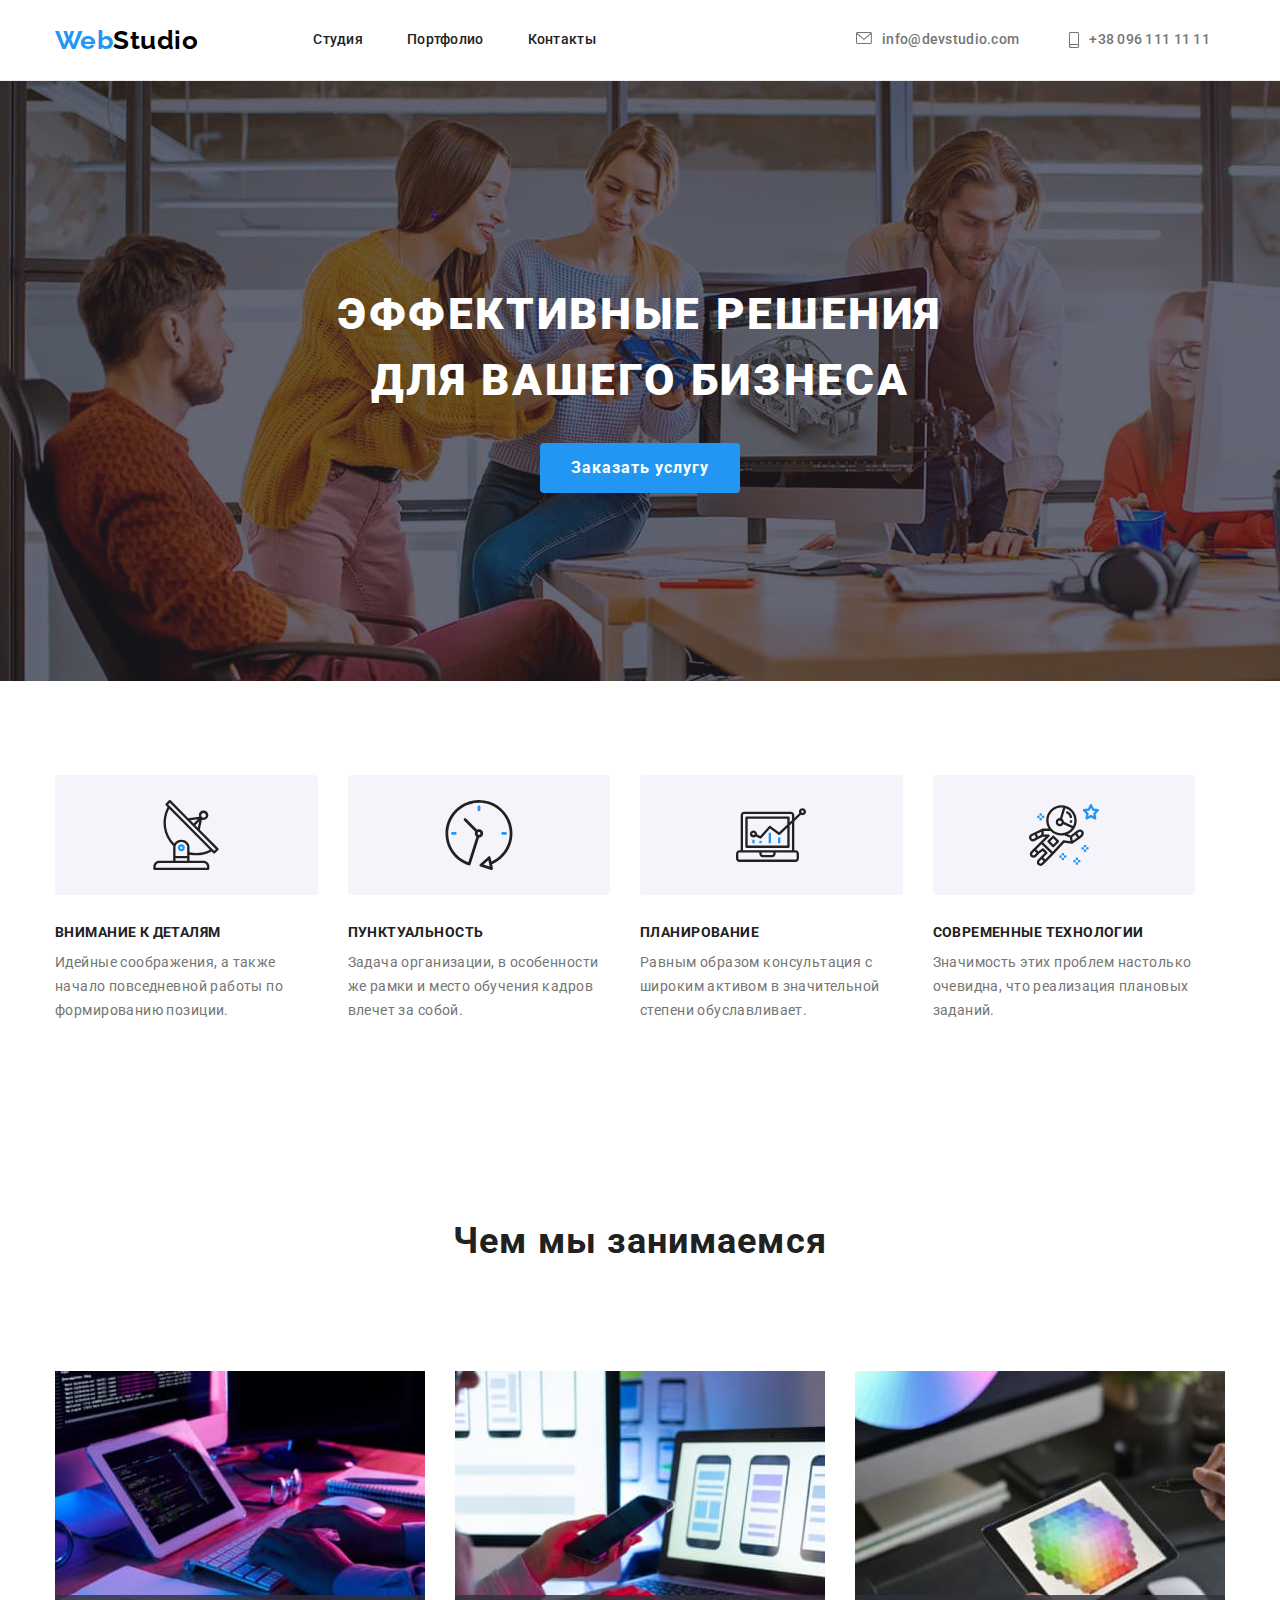
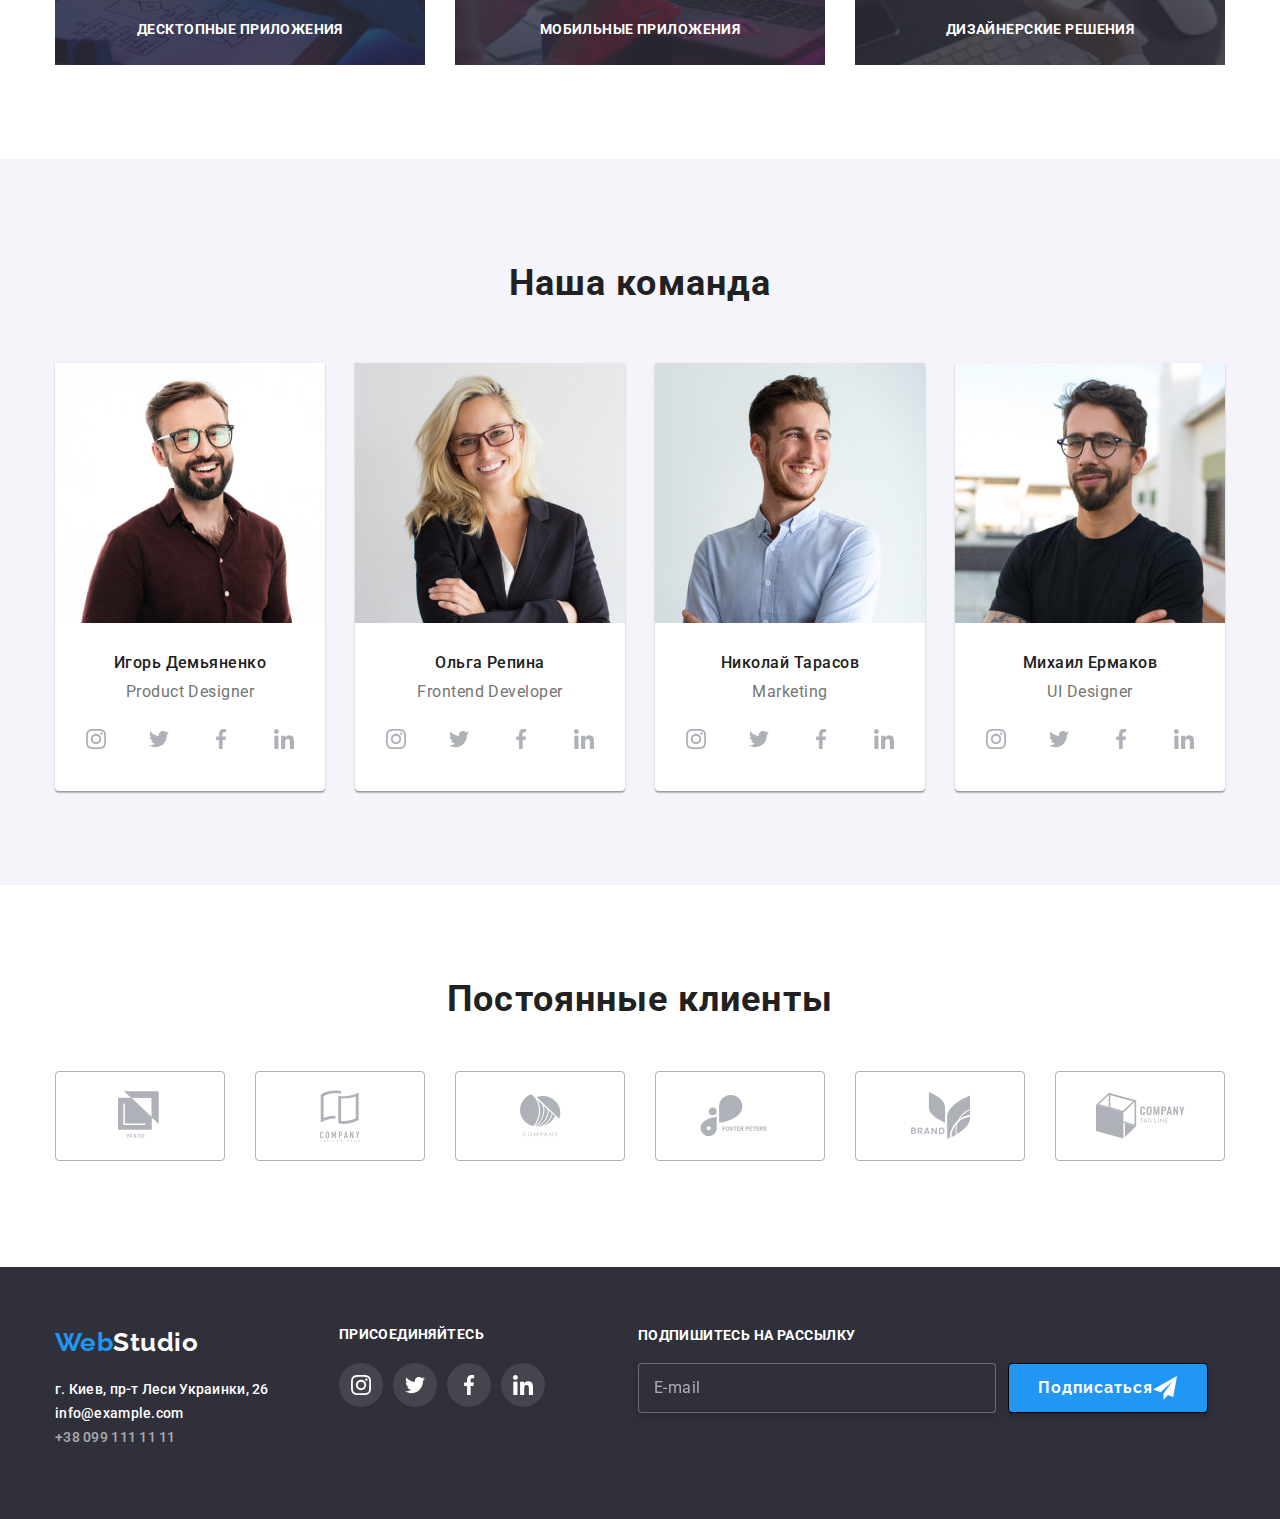
<file: index.html>
<!DOCTYPE html>
<html lang="ru">
<head>
    <meta charset="UTF-8">
    <meta name="viewport" content="width=device-width, initial-scale=1.0">
    <title>Document</title>
    <link  rel = " stylesheet " href = " https://cdnjs.cloudflare.com/ajax/libs/modern-normalize/1.0.0/modern-normalize.css">
    <link href="https://fonts.googleapis.com/css2?family=Raleway&family=Roboto:wght@400;500;700;900&display=swap" rel="stylesheet">
    <link rel="stylesheet" href="./css/main.min.css">

</head>
<body>
    <!-- HEADER -->
    <header class="header">
        <div class="container container-header">
            <nav class="navigation">
                <a class="logo" href="./index.html"><span class="accent">Web</span>Studio</a>
                <ul class="site-nav">
                  <li class="header-site-nav"><a class="header-site-link" href="./index.html">Студия</a></li>
                  <li class="header-site-nav"><a class="header-site-link" href="./portfolio.html">Портфолио</a></li>
                  <li class="header-site-nav"><a class="header-site-link" href="">Контакты</a></li>
                </ul>
            </nav> 
            <div class="container container-address">
                <a class="email" href="mailto:info@devstudio.com">
                    <svg class="envelope-smartphone-svg" width="16px" height="12px">
                        <use href="./img/sprite.svg#icon-envelope">
                        </use>
                    </svg>info@devstudio.com
                </a>
                <address><a class="address" href="тел:+380961111111">
                            <svg class="envelope-smartphone-svg" width="10px" height="16px">
                            <use href="./img/sprite.svg#icon-smartphone"></use>
                            </svg>+38 096 111 11 11 
                        </a>
                </address>
            </div>       
                
        </div>
            
    </header>
    <main>
        <!-- HERO -->
        <section class="hero">
            <div class="container container-hero" >
                <h1 class="title">Эффективные решения <br> для вашего бизнеса</h1>
                <button class="title-button" type="button" data-modal-open>Заказать услугу</button>
            </div>
            
        </section>
        <!-- SERVICES -->
        <section>
            <div class="container container-services"> 
                <ul class="list-services">
                    <li class="services">
                        <h3 class="services-list">Внимание к деталям</h3>
                         <p class="services-list-item">Идейные соображения, а также начало повседневной работы по формированию позиции.</p>
                    </li>
                    <li class="services">
                        <h3 class="services-list">Пунктуальность</h3>
                         <p class="services-list-item">Задача организации, в особенности же рамки и место обучения кадров влечет за собой.</p>
                    </li>
                    <li class="services">
                        <h3 class="services-list">Планирование</h3>
                        <p class="services-list-item">Равным образом консультация с широким активом в значительной степени обуславливает.</p>
                    </li>
                    <li class="services">
                        <h3 class="services-list">Современные технологии</h3>
                        <p class="services-list-item">Значимость этих проблем настолько очевидна, что реализация плановых заданий.</p>
                    </li>
                </ul>
            </div>
            
        </section>
        <section>
            <div class="container container-content">
                <h2 class="content" >Чем мы занимаемся</h2>
                    <ul class="list list-work">
                        <li class="work-list"><img src="./img/box1.jpg" alt="десктопные приложения" width="370" height="294"/>
                          <p class="work-list-item">Десктопные приложения</p>
                        </li>
                        <li class="work-list"><img src="./img/box2.jpg" alt="мобильные приложения" width="370" height="294"/>
                          <p class="work-list-item">Мобильные приложения</p>
                        </li>
                        <li class="work-list"><img src="./img/box3.jpg" alt="дизайнерские решения" width="370" height="294"/>
                          <p class="work-list-item">Дизайнерские решения</p>
                        </li>
                    </ul>
            </div>
            
        </section>
        <!-- ABOUT US -->
        <section class="workers">
            <div class="container container-workers">
                <h2 class="content">Наша команда</h2>
                <ul class="list">
                    <li class="list-workers">
                        <img src="./img/img.workers/img.jpg" alt="Игорь Демьяненко" width="270" height="260">
                        <h3 class="name-workers">Игорь Демьяненко</h3>
                        <p class="worker" lang="en">Product Designer</p>
                        <ul class="social-list">
                            <li><a class="social-list-link" href="#"><svg class="social-svg" width="20px" height="20px">
                              <use href="./img/sprite.svg#icon-instagram"></use>
                            </svg></a></li>
                            <li><a class="social-list-link" href="#"><svg class="social-svg" width="20px" height="20px">
                              <use href="./img/sprite.svg#icon-twitter"></use>
                            </svg></a></li>
                            <li><a class="social-list-link" href="#"><svg class="social-svg" width="20px" height="20px">
                              <use href="./img/sprite.svg#icon-facebook"></use>
                            </svg></a></li>
                            <li><a class="social-list-link" href="#"><svg class="social-svg" width="20px" height="20px">
                              <use href="./img/sprite.svg#icon-linkedin"></use>
                            </svg></a></li>
                          </ul>
                    </li>

                    <li class="list-workers">
                        <img src="./img/img.workers/img(1).jpg" alt="Ольга Репина" width="270" height="260">
                        <h3 class="name-workers">Ольга Репина</h3>
                        <p class="worker" lang="en">Frontend Developer</p>
                        <ul class="social-list">
                            <li><a class="social-list-link" href="#"><svg class="social-svg" width="20px" height="20px">
                              <use href="./img/sprite.svg#icon-instagram"></use>
                            </svg></a></li>
                            <li><a class="social-list-link" href="#"><svg class="social-svg" width="20px" height="20px">
                              <use href="./img/sprite.svg#icon-twitter"></use>
                            </svg></a></li>
                            <li><a class="social-list-link" href="#"><svg class="social-svg" width="20px" height="20px">
                              <use href="./img/sprite.svg#icon-facebook"></use>
                            </svg></a></li>
                            <li><a class="social-list-link" href="#"><svg class="social-svg" width="20px" height="20px">
                              <use href="./img/sprite.svg#icon-linkedin"></use>
                            </svg></a></li>
                          </ul>
                    </li>
                    <li class="list-workers">
                        <img src="./img/img.workers/img(2).jpg" alt="Николай Тарасов" width="270" height="260">
                        <h3 class="name-workers">Николай Тарасов</h3>
                        <p class="worker" lang="en">Marketing</p>
                        <ul class="social-list">
                            <li><a class="social-list-link" href="#"><svg class="social-svg" width="20px" height="20px">
                              <use href="./img/sprite.svg#icon-instagram"></use>
                            </svg></a></li>
                            <li><a class="social-list-link" href="#"><svg class="social-svg" width="20px" height="20px">
                              <use href="./img/sprite.svg#icon-twitter"></use>
                            </svg></a></li>
                            <li><a class="social-list-link" href="#"><svg class="social-svg" width="20px" height="20px">
                              <use href="./img/sprite.svg#icon-facebook"></use>
                            </svg></a></li>
                            <li><a class="social-list-link" href="#"><svg class="social-svg" width="20px" height="20px">
                              <use href="./img/sprite.svg#icon-linkedin"></use>
                            </svg></a></li>
                          </ul>
                    </li>
                    <li class="list-workers">
                        <img src="./img/img.workers/img(3).jpg" alt="Михаил Ермаков" width="270" height="260">
                        <h3 class="name-workers">Михаил Ермаков</h3>
                        <p class="worker" lang="en">UI Designer</p>
                        <ul class="social-list">
                            <li><a class="social-list-link" href="#"><svg class="social-svg" width="20px" height="20px">
                              <use href="./img/sprite.svg#icon-instagram"></use>
                            </svg></a></li>
                            <li><a class="social-list-link" href="#"><svg class="social-svg" width="20px" height="20px">
                              <use href="./img/sprite.svg#icon-twitter"></use>
                            </svg></a></li>
                            <li><a class="social-list-link" href="#"><svg class="social-svg" width="20px" height="20px">
                              <use href="./img/sprite.svg#icon-facebook"></use>
                            </svg></a></li>
                            <li><a class="social-list-link" href="#"><svg class="social-svg" width="20px" height="20px">
                              <use href="./img/sprite.svg#icon-linkedin"></use>
                            </svg></a></li>
                          </ul>
                    </li>
                </ul>
            </div>
            
        </section>
        <!--CLIENTS-->
    <section class="clients-section">

        <div class="container">
         <h2 class="clients-title">Постоянные клиенты</h2>
         <ul class="clients-list">
           <li class="clients-item"><a class="clients-link" href="#">
             <svg class="clients-icon"  width="45px" height="50px" >
              <use href="./img/sprite.svg#icon-logo1"></use>
             </svg>
           </a>
          </li>
          <li class="clients-item"><a class="clients-link" href="#">
            <svg class="clients-icon" width="40px" height="52px" >
             <use href="./img/sprite.svg#icon-logo2"></use>
            </svg>
          </a>
         </li>
         <li class="clients-item"><a class="clients-link" href="#">
          <svg class="clients-icon" width="41px" height="43px" >
             <use href="./img/sprite.svg#icon-logo3"></use>
          </svg>
        </a>
       </li>
       <li class="clients-item"><a class="clients-link" href="#">
        <svg class="clients-icon" width="80px" height="42px" >
        <use href="./img/sprite.svg#icon-logo4"></use>
        </svg>
      </a>
     </li>
     <li class="clients-item"><a class="clients-link" href="#">
      <svg class="clients-icon" width="59px" height="47px" >
        <use href="./img/sprite.svg#icon-logo5"></use>
      </svg>
    </a>
   </li>
   <li class="clients-item"><a class="clients-link" href="#">
    <svg class="clients-icon" width="89px" height="46px" >
        <use href="./img/sprite.svg#icon-logo6"></use>
    </svg>
  </a>
  </li>
         </ul>
        </div>
      </section>
    </main>
    <footer class="footer">
         <div class="container container-footer">
           <div class="left-footer">
             <a class="logo" href="./index.html"><span class="accent">Web</span>Studio</a>
             <address>
               <ul class="footer-site">
                   <li class="site-navigation">
                       <a  class="address" href="https://goo.gl/maps/" target="_blank">г. Киев, пр-т Леси Украинки, 26</a>
                   </li>
                   <li class="site-navigation">
                     <a class="email" href="mailto:info@example.com">info@example.com</a>
                   </li>
                   <li class="site-navigation">
                     <a class="telefon" href="tel:+380991111111">+38 099 111 11 11</a>
                   </li>
                 </ul>
               </address>  
            </div>
         
            <div class="right-footer">
              <h2>присоединяйтесь</h2>
             <ul class="social-list-footer">
               <li class="li-link"><a class="social-list-link-footer" href="#"><svg class="social-svg" width="20px" height="20px">
                 <use href="./img/sprite.svg#icon-instagram"></use>
                 </svg></a></li>
               <li class="li-link"><a class="social-list-link-footer" href="#"><svg class="social-svg" width="20px" height="20px">
                 <use href="./img/sprite.svg#icon-twitter"></use>
                 </svg></a></li>
               <li class="li-link"><a class="social-list-link-footer" href="#"><svg class="social-svg" width="20px" height="20px">
                 <use href="./img/sprite.svg#icon-facebook"></use>
                 </svg></a></li>
               <li class="li-link"><a class="social-list-link-footer" href="#"><svg class="social-svg" width="20px" height="20px">
                 <use href="./img/sprite.svg#icon-linkedin"></use>
                 </svg></a></li>
               </ul>
            </div>
            <div class="modal-mailing">
              <h2 class="footer-title">ПОДПИШИТЕСЬ НА РАССЫЛКУ</h2>
              <div class="footer-mail">
                <input type="email" name="user-E-mail" class="footer-contact-mail" placeholder="E-mail">
                <button type="submit" class="mail-btn">Подписаться<svg class="icon-send" >
                  <use href="./img/sprite.svg#icon-icon-send"></use>
                </svg></button>
              </div>
            </div>
          </div>     
    </footer>
    <div class="backdrop is-hidden" data-modal>
      <div class="wrapper">
        <div class="modal animate__bounceInLeft">
          <button type="button" class="btn" data-modal-close>
            <svg class="btn-x" width="18px" height="18px">
              <use href="./img/sprite.svg#icon-close"></use>
            </svg>
          </button>
          <form action="#" class="modal-form">
            <h2 class="form-title">Оставьте свои данные, мы вам перезвоним</h2>
            <label class="modal-form-field">
              Имя
              <span class="modal-form-wrapper">
                <input type="text" name="user-name" class="modal-form-input">
              <svg class="modal-form-svg" width="18px" height="18px">
                <use href="./img/sprite.svg#icon-person-black"></use>
              </svg>
            </span>
              
  
            </label>
            
            <label class="modal-form-field">
              Телефон
              <span class="modal-form-wrapper">
                <input type="tel" name="user-phone" class="modal-form-input">
                <svg class="modal-form-svg" width="18px" height="18px">
                  <use href="./img/sprite.svg#icon-phone-black"></use>
                </svg>
              </span>
              
            
            </label>
            
            <label class="modal-form-field">
              Почта
              <span class="modal-form-wrapper">
                <input type="email" name="user-email" class="modal-form-input">
                <svg class="modal-form-svg" width="18px" height="18px">
                  <use href="./img/sprite.svg#icon-email-black"></use>
                </svg>
              </span>
              
            </label>
  
            <label class="modal-form-field">
              Комментарий
              
              <textarea name="user-message" class="modal-form-message" placeholder="Введите текст "></textarea>
             
            </label>
           
            <input type="checkbox" name="user-policy" value="accept-policy" id="check-policy" class="modal-form-policy is-hidden">
            <label for="check-policy" class="modal-form-policy-label">Соглашаюсь с рассылкой и принимаю <a href="#" class="police">Условия договора</a> </label>
        
  
            <button type="submit" class="modal-form-btn">Отправить</button>
  
          </form> 
        </div>
      </div>
    </div>
    <script src="./js/modal.js"></script> 
</body>
</html>
</file>
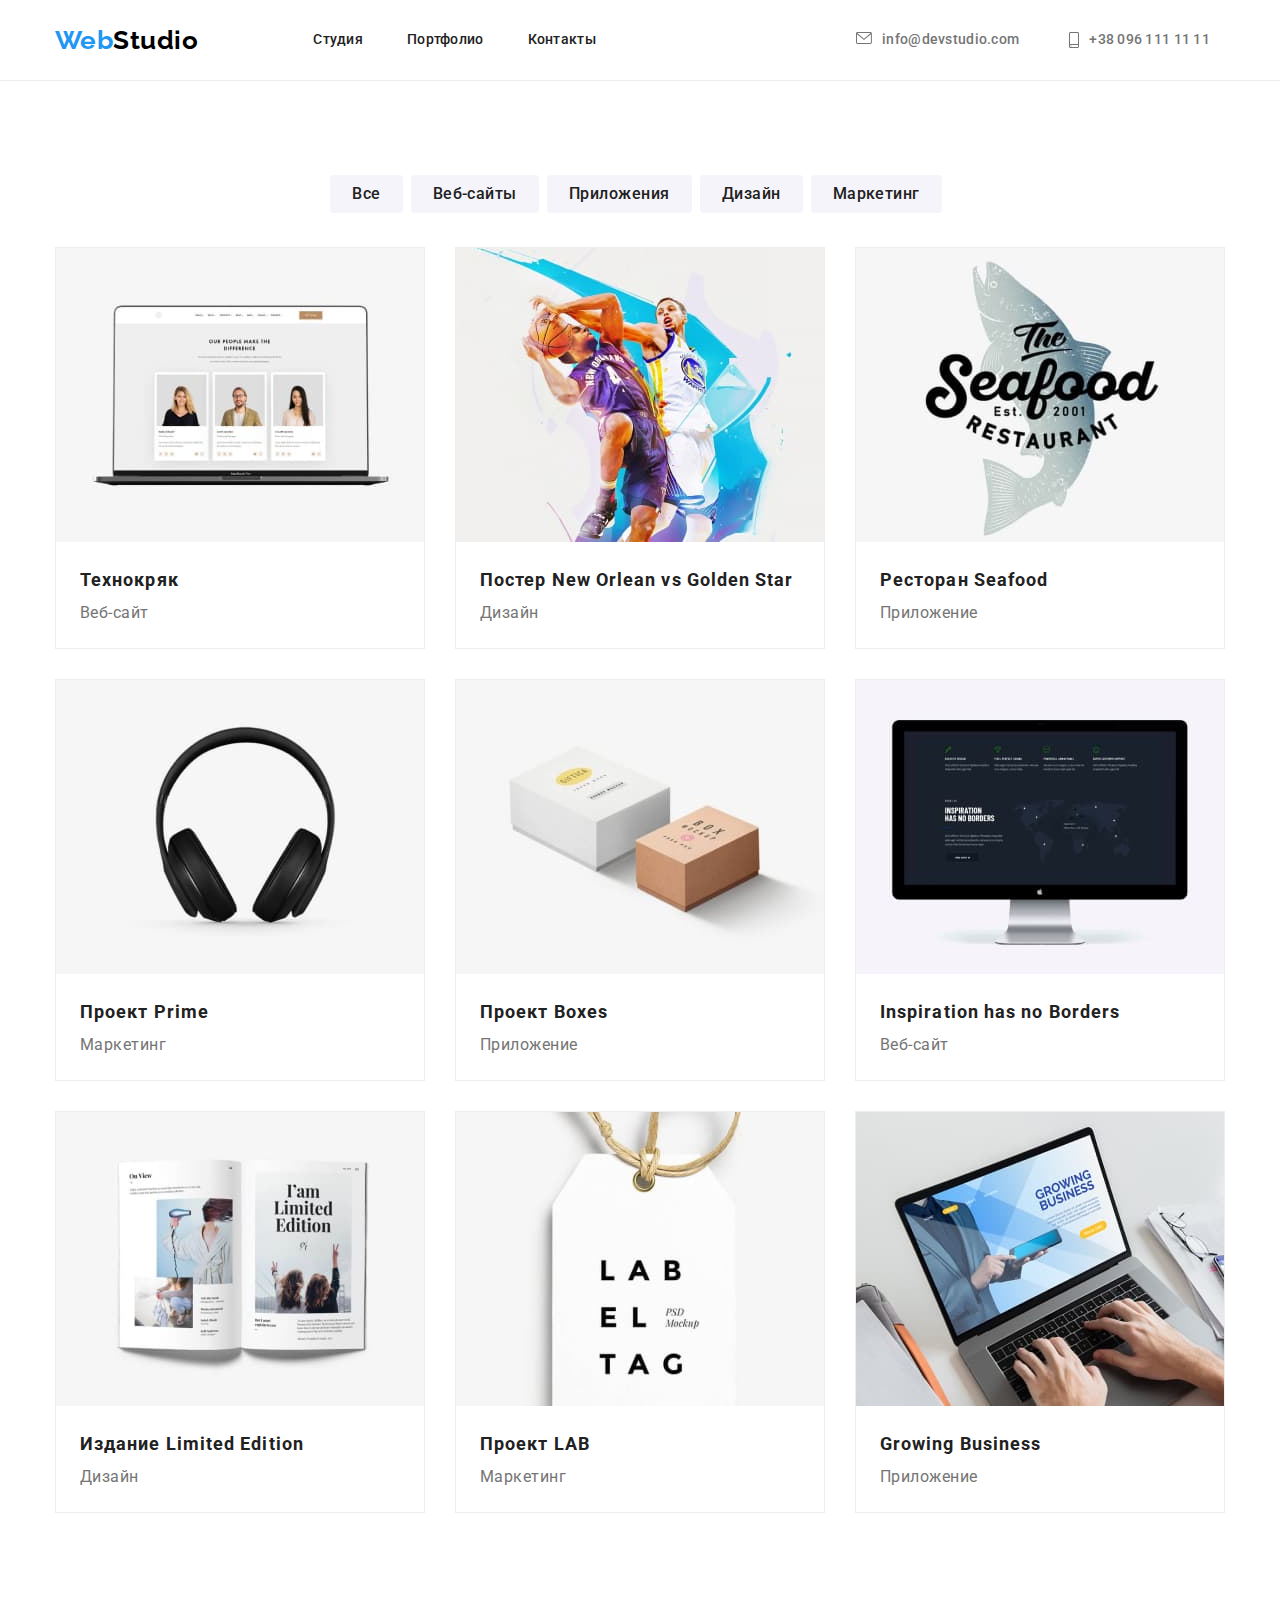
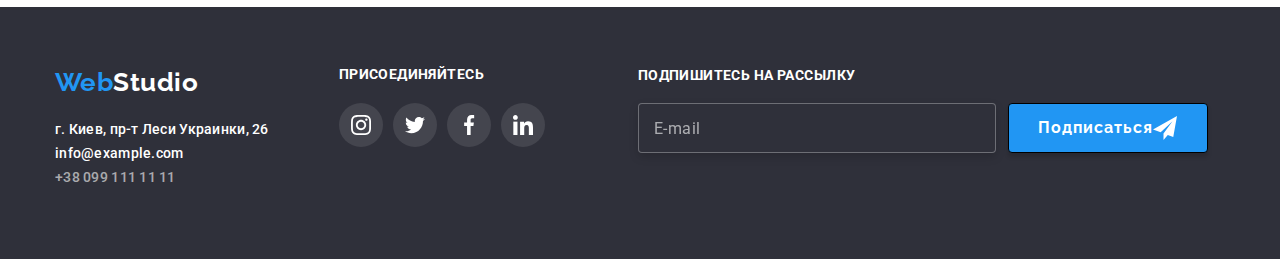
<file: portfolio.html>
<!DOCTYPE html>
<html lang="en">
<head>
    <meta charset="UTF-8">
    <meta name="viewport" content="width=device-width, initial-scale=1.0">
    <title>Portfolio</title>
    <link  rel = " stylesheet " href = " https://cdnjs.cloudflare.com/ajax/libs/modern-normalize/1.0.0/modern-normalize.css">
    <link href="https://fonts.googleapis.com/css2?family=Raleway&family=Roboto:wght@400;500;700&display=swap" rel="stylesheet">
    <link rel="stylesheet" href="./css/portfolio.min.css">
</head>
<body>
     <!-- HEADER -->
     <header class="header">
        <div class="container container-header" >
            <nav class="navigation">
                <a class="logo" href="./index.html"><span class="accent">Web</span>Studio</a>
                <ul class="site-nav">
                  <li class="header-site-nav"><a class="header-site-link" href="./index.html">Студия</a></li>
                  <li class="header-site-nav"><a class="header-site-link" href="./portfolio.html">Портфолио</a></li>
                  <li class="header-site-nav"><a class="header-site-link" href="">Контакты</a></li>
                </ul>
            </nav>  
            <div class="container container-address">
                <a class="email" href="mailto:info@devstudio.com">
                    <svg class="envelope-smartphone-svg" width="16px" height="12px">
                        <use href="./img/sprite.svg#icon-envelope">
                        </use>
                    </svg>info@devstudio.com
                </a>
                <address><a class="address" href="тел:+380961111111">
                            <svg class="envelope-smartphone-svg" width="10px" height="16px">
                            <use href="./img/sprite.svg#icon-smartphone"></use>
                            </svg>+38 096 111 11 11 
                        </a>
                </address>
            </div>      
               
        </div>
    </header>
    <!-- OUR WORKS -->
    <div class="ourworks-button">
        <div class="container container-ourworks-button">
            <ul class="list">
                <li><button type="button" class="portfolio-btn">Все</button></li>
                <li><button type="button" class="portfolio-btn">Веб-сайты</button></li>
                <li><button type="button" class="portfolio-btn">Приложения</button></li>
                <li><button type="button" class="portfolio-btn">Дизайн</button></li>
                <li><button type="button" class="portfolio-btn">Маркетинг</button></li>
            </ul>
        </div>
        
    </div>
    <div class="container container-ourworks">
        <ul class="list">
            <li class="our-works-box">
                <div class="our-works-wrapper"><img src="./img/img.portfplio/img(1).jpg" alt="Технокряк" width="370" height="294"/>
                    <div class="our-works-overlay">
                            <p>
                            Технокряк это современная площадка распространения
                            коронавируса. Компании используют эту платформу для
                            цифрового шпионажа и атак на защищённые сервера конкурентов.
                            </p>
                    </div>
                </div>
                <div class="our-works-box-item">
                    <h2 class="our-works">Технокряк</h2>
                    <p class="our-works-item">Веб-сайт</p>
                </div>
            
            </li>
            <li class="our-works-box">
                    <div class="our-works-wrapper"><img src="./img/img.portfplio/img(7).jpg" alt="Постер New Orlean vs Golden Star" width="370" height="294"/>
                        <div class="our-works-overlay">
                            <p>
                                Технокряк это современная площадка распространения
                                коронавируса. Компании используют эту платформу для
                                цифрового шпионажа и атак на защищённые сервера конкурентов.
                              </p>
                        </div>
                    </div>
                    <div class="our-works-box-item">
                        <h2 class="our-works">Постер New Orlean vs Golden Star</h2>
                        <p class="our-works-item">Дизайн</p>
                    </div>
                
            </li>
            <li class="our-works-box">
                <div class="our-works-wrapper"><img src="./img/img.portfplio/img(8).jpg" alt="Ресторан Seafood">
                    <div class="our-works-overlay">
                        <p>
                            Технокряк это современная площадка распространения
                            коронавируса. Компании используют эту платформу для
                            цифрового шпионажа и атак на защищённые сервера конкурентов.
                          </p>
                    </div>
                </div>
                
                <div class="our-works-box-item">
                    <h2 class="our-works">Ресторан Seafood</h2>
                    <p class="our-works-item">Приложение</p>
                </div> 
            </li>
            <li class="our-works-box">
                <div class="our-works-wrapper"><img src="./img/img.portfplio/img(9).jpg" alt="Проект Prime" width="370" height="294"/>
                    <div class="our-works-overlay">
                        <p>
                            Технокряк это современная площадка распространения
                            коронавируса. Компании используют эту платформу для
                            цифрового шпионажа и атак на защищённые сервера конкурентов.
                          </p>
                    </div>
                </div>
                
                <div class="our-works-box-item"> 
                    <h2 class="our-works">Проект Prime</h2>
                    <p class="our-works-item">Маркетинг</p>
                </div>
            </li>
            <li class="our-works-box">
                <div class="our-works-wrapper"><img src="./img/img.portfplio/img(10).jpg" alt="Проект Boxes" width="370" height="294"/>
                    <div class="our-works-overlay">
                        <p>
                            Технокряк это современная площадка распространения
                            коронавируса. Компании используют эту платформу для
                            цифрового шпионажа и атак на защищённые сервера конкурентов.
                          </p>
                    </div>
                </div>
                 <div class="our-works-box-item">
                    <h2 class="our-works">Проект Boxes</h2>
                    <p class="our-works-item">Приложение</p>
                </div>
            </li>
            <li class="our-works-box">
                <div class="our-works-wrapper"><img src="./img/img.portfplio/img(11).jpg" alt="Inspiration has no Borders" width="370" height="294"/>
                    <div class="our-works-overlay">
                        <p>
                            Технокряк это современная площадка распространения
                            коронавируса. Компании используют эту платформу для
                            цифрового шпионажа и атак на защищённые сервера конкурентов.
                          </p>
                    </div>
                </div>
                <div class="our-works-box-item">
                    <h2 class="our-works">Inspiration has no Borders</h2>
                    <p class="our-works-item">Веб-сайт</p>
                </div>
            </li>
            <li class="our-works-box">
                <div class="our-works-wrapper"><img src="./img/img.portfplio/img(12).jpg" alt="Издание Limited Edition" width="370" height="294"/>
                    <div class="our-works-overlay">
                        <p>
                            Технокряк это современная площадка распространения
                            коронавируса. Компании используют эту платформу для
                            цифрового шпионажа и атак на защищённые сервера конкурентов.
                          </p>
                    </div>
                </div>
                <div class="our-works-box-item">
                    <h2 class="our-works">Издание Limited Edition</h2>
                     <p class="our-works-item">Дизайн</p>
                    </div>
            </li>
            <li class="our-works-box">
                <div class="our-works-wrapper"><img src="./img/img.portfplio/img(13).jpg" alt="Проект LAB" width="370" height="294"/>
                    <div class="our-works-overlay">
                        <p>
                            Технокряк это современная площадка распространения
                            коронавируса. Компании используют эту платформу для
                            цифрового шпионажа и атак на защищённые сервера конкурентов.
                          </p>
                    </div>
                </div>
                <div class="our-works-box-item">
                    <h2 class="our-works">Проект LAB</h2>
                    <p class="our-works-item">Маркетинг</p>
                </div>
            </li>
            <li class="our-works-box">
                <div class="our-works-wrapper"><img src="./img/img.portfplio/img(14).jpg" alt="Growing Business" width="370" height="294"/>
                    <div class="our-works-overlay">
                        <p>
                            Технокряк это современная площадка распространения
                            коронавируса. Компании используют эту платформу для
                            цифрового шпионажа и атак на защищённые сервера конкурентов.
                          </p>
                    </div>
                </div>
                <div class="our-works-box-item">
                    <h2 class="our-works">Growing Business</h2>
                    <p class="our-works-item">Приложение</p>
                </div>
            </li>
        </ul>
    </div>
    
    <!-- FOOTER -->
    <footer class="footer">
        <div class="container container-footer">
            <div class="left-footer">
              <a class="logo" href="./index.html"><span class="accent">Web</span>Studio</a>
              <address>
                <ul class="footer-site">
                    <li class="site-navigation">
                        <a  class="address" href="https://goo.gl/maps/" target="_blank">г. Киев, пр-т Леси Украинки, 26</a>
                    </li>
                    <li class="site-navigation">
                      <a class="email" href="mailto:info@example.com">info@example.com</a>
                    </li>
                    <li class="site-navigation">
                      <a class="telefon" href="tel:+380991111111">+38 099 111 11 11</a>
                    </li>
                  </ul>
                </address>  
            </div>
          
            <div class="right-footer">
               <h2>присоединяйтесь</h2>
              <ul class="social-list-footer">
                <li class="li-link"><a class="social-list-link-footer" href="#"><svg class="social-svg" width="20px" height="20px">
                  <use href="./img/sprite.svg#icon-instagram"></use>
                  </svg></a></li>
                <li class="li-link"><a class="social-list-link-footer" href="#"><svg class="social-svg" width="20px" height="20px">
                  <use href="./img/sprite.svg#icon-twitter"></use>
                  </svg></a></li>
                <li class="li-link"><a class="social-list-link-footer" href="#"><svg class="social-svg" width="20px" height="20px">
                  <use href="./img/sprite.svg#icon-facebook"></use>
                  </svg></a></li>
                <li class="li-link"><a class="social-list-link-footer" href="#"><svg class="social-svg" width="20px" height="20px">
                  <use href="./img/sprite.svg#icon-linkedin"></use>
                  </svg></a></li>
                </ul>
            </div>
            <div class="modal-mailing">
                <h2 class="footer-title">ПОДПИШИТЕСЬ НА РАССЫЛКУ</h2>
                <div class="footer-mail">
                  <input type="email" name="user-E-mail" class="footer-contact-mail" placeholder="E-mail">
                  <button type="submit" class="mail-btn">Подписаться<svg class="icon-send" >
                    <use href="./img/sprite.svg#icon-icon-send"></use>
                  </svg></button>
                </div>
            </div>
        </div>
    </footer>
    
</body>
</html>
</file>
<file: css/main.min.css>
.is-hidden{position:absolute !important;clip:rect(1px 1px 1px 1px);clip:rect(1px, 1px, 1px, 1px);padding:0 !important;border:0 !important;height:1px !important;width:1px !important;overflow:hidden}.backdrop.is-hidden{opacity:0;visibility:hidden;pointer-events:none;transition:all 300ms linear 300ms}.backdrop.is-hidden .modal{transform:scale(1) perspective(400px) rotateX(0deg);transition:transform 400ms cubic-bezier(0.4, 0, 0.2, 1) 250ms}.modal-form-policy .is-hidden{opacity:0;visibility:hidden;pointer-events:none}html{box-sizing:border-box}*,*::before,*::after{box-sizing:inherit}*{margin:0;padding:0}body{font-family:Roboto,sans-serif;letter-spacing:0.03em;color:#757575;background-color:#fff}.list{list-style:none;display:flex;flex-wrap:wrap;justify-content:space-between}.link{text-decoration:none}li{list-style-type:none}a{text-decoration:none}img{display:block}.container{margin-left:auto;margin-right:auto;width:1200px;padding-left:15px;padding-right:15px}.modal{height:581px;width:528px;transform:scale(1);background-color:#fff;box-shadow:0px 1px 3px rgba(0,0,0,0.12),0px 1px 1px rgba(0,0,0,0.14),0px 2px 1px rgba(0,0,0,0.2);border-radius:4px;transition:transform 400ms cubic-bezier(0.4, 0, 0.2, 1);padding:40px}.modal-form-btn{align-items:center;display:inline-block;font-family:Raleway,sans-serif;font-style:normal;font-weight:700;font-size:16px;line-height:1.87;text-align:center;letter-spacing:0.06em;color:#ffffff;background-color:#2196f3;padding:10px 28px;width:200px;height:50px;border-radius:4px;border:none;cursor:pointer;margin-top:30px;margin-left:124px}.modal-form{display:flex;flex-direction:column}.modal-form-field{font-weight:400;font-size:12px;line-height:1.16;letter-spacing:0.01em;color:#757575;margin-top:10px}.modal-form-wrapper{display:block;position:relative}.modal-form-input{display:block;height:40px;width:448px;border-radius:4px;border:1px solid #757575;margin-top:4px;padding-left:42px;transition:background-color 250ms cubic-bezier(0.4, 0, 0.2, 1)}.modal-form-message{height:120px;width:100%;border-radius:4px;border:1px solid #757575;resize:none;margin-bottom:20px;margin-top:4px;padding-left:12px;padding-top:12px}.modal-form-input:focus,.modal-form-message:focus{outline:none;border:1px solid #2196f3}.modal-form-input:focus+.modal-form-svg{fill:#2196f3}.modal-form-svg{height:18px;width:18px;position:absolute;top:50%;left:12px;transform:translateY(-50%);transition:background-color 250ms cubic-bezier(0.4, 0, 0.2, 1)}.modal-form-policy-label{display:flex;align-items:center;font-weight:400;font-size:14px;line-height:1.71;letter-spacing:0.03em;color:#757575}.modal-form-policy-label::before{content:"";display:inline-block;width:16px;height:16px;border:2px solid #212121;border-radius:2px;margin-right:8px;background-size:13px;background-repeat:no-repeat;background-position:center;transition:background-color 250ms cubic-bezier(0.4, 0, 0.2, 1)}.modal-form-policy:checked+.modal-form-policy-label::before{background-color:#2196f3;border:none;background-image:url(../img/icon-check.svg)}.modal .btn{position:absolute;right:8px;top:8px;border-radius:50%;border:1px solid rgba(0,0,0,0.1);box-sizing:border-box;background-color:#fff;width:30px;height:30px;display:flex;justify-content:center;align-items:center;cursor:pointer}.social-list{display:flex;justify-content:space-evenly;padding:0;margin:0;transition:background-color 250ms cubic-bezier(0.4, 0, 0.2, 1)}.social-list-link{display:flex;border-radius:50%;width:44px;height:44px;fill:#AFB1B8;justify-content:center;align-items:center;transition:background-color 250ms cubic-bezier(0.4, 0, 0.2, 1)}.social-list-link:hover,.social-list-link:focus{background-color:#2196f3;fill:#fff}.social-list-footer{display:flex;justify-content:space-evenly;padding:0;margin:0}.social-list-link-footer{display:flex;justify-content:center;align-items:center;width:44px;height:44px;border-radius:50%;background-color:rgba(255,255,255,0.1);fill:#fff;transition:background-color 250ms cubic-bezier(0.4, 0, 0.2, 1)}.social-list-link-footer:hover{background-color:#2196f3}.social-list-link-footer:hover .social-svg{fill:#fff}.li-link:not(:last-child){margin-right:10px}.title{font-weight:900;font-size:44px;line-height:1.5;text-align:center;letter-spacing:0.06em;text-transform:uppercase;color:#fff;margin-top:0px;margin-bottom:30px;padding-top:200px}.title-button{font-weight:bold;font-size:16px;line-height:1.88;align-items:center;text-align:center;letter-spacing:0.06em;color:#fff;background:#2196f3;width:200px;height:50px;display:block;justify-content:center;border-radius:4px;border:none}.backdrop{position:fixed;top:0;left:0;width:100%;height:100%;background-color:rgba(0,0,0,0.2);overflow-y:auto;transition:opacity 250ms cubic-bezier(0.4, 0, 0.2, 1),visibility 0ms linear;perspective:500px}.backdrop .wrapper{display:flex;justify-content:center;align-items:center;min-height:100vh;padding:15px}.email,.address{font-weight:500;font-size:14px;line-height:1.14;letter-spacing:0.02em;color:#757575;transition:color 250ms cubic-bezier(0.4, 0, 0.2, 1)}.email{margin-right:50px;margin-left:auto}.address{font-style:normal;list-style:none;display:flex;align-items:center}.email:hover,.email:focus,.address:hover,.address:focus{color:#2196f3}.container-address{display:flex;margin-left:auto;margin-top:32px}.envelope-smartphone-svg{margin-right:10px;fill:currentcolor;align-items:center}.container-header{width:1600px;height:80px}.logo{font-family:Raleway,sans-serif;font-weight:bold;font-size:26px;line-height:1.19;color:#000;text-decoration:none}.accent{color:#2196f3}.site-nav:not(:last-child){margin-right:50px}.header{border-bottom:1px solid #ececec}.header-site-link{display:flex;position:relative;padding-top:32px;padding-bottom:32px}.header-site-link::after{content:'';display:block;position:absolute;width:100%;height:4px;background:#2196f3;border-radius:2px;bottom:0;left:0;opacity:0;transition:opacity 250ms cubic-bezier(0.4, 0, 0.2, 1)}.header-site-link:hover::after{opacity:1}.header-site-nav{padding-top:6px;padding-bottom:6px;padding-right:22px;padding-left:22px}.site-nav a{font-weight:500;font-size:14px;line-height:1.14;letter-spacing:0.02em;color:#212121;list-style:none;display:flex;transition:color 250ms cubic-bezier(0.4, 0, 0.2, 1)}.site-nav a:hover,.site-nav a:focus{color:#2196f3}.container-header{margin-left:auto;margin-right:auto;width:1200px;padding-left:15px;padding-right:15px;display:flex;justify-content:flex-start}.site-nav{display:flex;margin-left:93px}.navigation{display:flex;align-items:center;justify-content:center}.site-navigation .email,.site-navigation .telefon{color:rgba(255,255,255,0.6)}.hero{background-color:rgba(47,48,58,0.4);background-image:linear-gradient(rgba(47,48,58,0.4), rgba(47,48,58,0.4)),url(../img/Herrofoto.jpg);background-repeat:no-repeat;background-size:cover}.container-hero{max-width:1600px;height:600px;left:0px;top:80px}button{font-family:inherit;margin-left:auto;margin-right:auto}.container-services{margin-left:auto;margin-right:auto;width:1200px;padding-top:94px;padding-bottom:94px;padding-left:15px;padding-right:15px}.list-services{display:flex}.services::before{content:"";display:block;height:120px;background-repeat:no-repeat;background-position:center;background-color:#F5F4FA;border-radius:4px;margin-bottom:30px}.services:nth-child(1)::before{background-image:url(../img/antenna.svg)}.services:nth-child(2)::before{background-image:url(../img/clock.svg)}.services:nth-child(3)::before{background-image:url(../img/diagram.svg)}.services:nth-child(4)::before{background-image:url(../img/astronaut.svg)}.services{width:270px;margin-right:30px}.services-list{font-weight:bold;font-size:14px;line-height:1.14;letter-spacing:0.03em;text-transform:uppercase;color:#212121;margin-top:0px;margin-bottom:10px}.services-list-item{font-weight:normal;font-size:14px;line-height:1.71;letter-spacing:0.03em;margin-top:0px}.services-list-item:not(:last-child){margin-right:30px}.list .list-workers{background:#fff;box-shadow:0px 1px 3px rgba(0,0,0,0.12),0px 1px 1px rgba(0,0,0,0.14),0px 2px 1px rgba(0,0,0,0.2);border-radius:0px 0px 4px 4px;padding-bottom:30px}.workers{background:#f5f4fa}.container-workers{padding-bottom:94px}.container .content{padding-top:94px;padding-bottom:50px}.name-workers{font-weight:500;font-size:16px;line-height:1.19;text-align:center;letter-spacing:0.03em;color:#212121;text-align:center;margin-bottom:10px;margin-top:30px}.worker{font-weight:normal;font-size:16px;line-height:1.19;letter-spacing:0.03em;margin-bottom:0px;margin-top:0px;text-align:center;padding-bottom:16px}.content{font-weight:bold;font-size:36px;line-height:1.67;text-align:center;letter-spacing:0.03em;color:#212121}.list-work{padding-bottom:94px;padding-top:50px}.list-work:not(:last-child){margin-right:30px}.work-list{position:relative}.work-list-item{position:absolute;bottom:0;display:block;width:370px;height:70px;font-weight:bold;font-size:14px;line-height:1.14;text-align:center;letter-spacing:0.03em;text-transform:uppercase;color:#fff;background:rgba(47,48,58,0.8);padding-top:27px;padding-bottom:27px;align-items:center;justify-content:center}.our-works-box{width:370px;background:#fff;border:1px solid #EEEEEE;display:block;transition:background-color 250ms cubic-bezier(0.4, 0, 0.2, 1)}.our-works-box:hover{box-shadow:0px 1px 1px rgba(0,0,0,0.12),0px 4px 4px rgba(0,0,0,0.06),1px 4px 6px rgba(0,0,0,0.16)}.container-ourworks{display:flex;flex-wrap:wrap;margin-left:auto;margin-right:auto;width:1200px;padding-bottom:94px;padding-left:15px;padding-right:15px}.container-ourworks .our-works-box{margin-right:30px;margin-bottom:30px}.container-ourworks .our-works-box :nth-last-child(-n+3){margin-bottom:0px}.container-ourworks .our-works-box :nth-last-child(-n+3){margin-right:0px}.container-ourworks .list>li:nth-child(3n){margin-right:0px}.container-ourworks .list>li:nth-last-child(-n+3){margin-bottom:0px}.our-works-box>our-works-box-item{width:322px;height:70px;padding:20px 24px}.clients-title{font-weight:bold;font-size:36px;line-height:1.16;letter-spacing:0.03em;color:#212121;text-align:center;margin:0px;padding:0px;margin-bottom:50px}.clients-list{display:flex;justify-content:space-between;margin:0px;padding:0px}.clients-item{Width:170px;Height:90px}.clients-section{padding-bottom:106px;padding-top:94px}.clients-icon{fill:currentcolor}.clients-link{display:flex;justify-content:center;align-items:center;Width:170px;Height:90px;color:#AFB1B8;border:1px solid #AFB1B8;border-radius:4px;transition:background-color 250ms cubic-bezier(0.4, 0, 0.2, 1)}.clients-link:hover,.clients-link:focus{border:1px solid #2196f3;color:#2196f3}.site-navigation a{font-weight:500;font-size:14px;line-height:1.14;letter-spacing:0.02em;color:#212121;list-style:none;display:flex;font-style:normal;transition:color 250ms cubic-bezier(0.4, 0, 0.2, 1)}.site-navigation .address,.site-navigation .email,.site-navigation .telefon{line-height:1.71}.site-navigation a:hover,.site-navigation a:focus{color:#2196f3}.footer{background:#2F303A}.footer .address,.footer .email{color:#fff;font-style:normal;line-height:1.71}.footer .logo{color:#fff;display:flex;padding-bottom:20px}.footer-site{display:block}.container-footer{height:252px;margin-left:auto;margin-right:auto;width:1200px;padding-bottom:60px;padding-top:60px;padding-left:15px;padding-right:15px;display:flex}.right-footer h2{font-weight:bold;font-size:14px;line-height:1.14;letter-spacing:0.03em;text-transform:uppercase;color:#fff;margin-bottom:20px}.right-footer{margin-left:70px}.modal-mailing{display:inline-block;padding-top:72px;padding-left:90px;justify-content:space-evenly;padding:0;margin:0}.footer-title{font-weight:700;font-size:14px;line-height:16px;letter-spacing:0.03em;text-transform:uppercase;width:100%;color:#ffffff;margin-bottom:20px;padding-left:93px}.footer-mail{display:flex;justify-content:start;padding-left:93px}.footer-contact-mail{height:50px;width:358px;border:1px solid rgba(255,255,255,0.3);box-sizing:border-box;filter:drop-shadow(0px 4px 4px rgba(0,0,0,0.15));border-radius:4px;padding:15px;background-color:#2f303a;color:#ffffff}.footer-mail input::placeholder{font-weight:normal;font-size:16px;line-height:1.87;align-items:center;letter-spacing:0.03em;color:rgba(255,255,255,0.6)}.icon-send{width:24px;height:24px}.mail-btn{align-items:center;display:flex;justify-content:center;font-family:Raleway,sans-serif;font-style:normal;font-weight:700;font-size:16px;line-height:1.87;text-align:center;letter-spacing:0.06em;color:#ffffff;background-color:#2196f3;width:200px;height:50px;border:1px solid #000000;box-shadow:0px 4px 4px rgba(0,0,0,0.15);border-radius:4px;cursor:pointer;margin-left:12px;padding:6px 22px}.form-title{font-family:Roboto,sans-serif;font-weight:700;font-size:20px;line-height:1.15;text-align:center;letter-spacing:0.03em;color:#212121;margin-bottom:12px}.police{color:#2196f3}
/*# sourceMappingURL=main.min.css.map */
</file>
<file: css/portfolio.min.css>
.is-hidden{position:absolute !important;clip:rect(1px 1px 1px 1px);clip:rect(1px, 1px, 1px, 1px);padding:0 !important;border:0 !important;height:1px !important;width:1px !important;overflow:hidden}.backdrop.is-hidden{opacity:0;visibility:hidden;pointer-events:none;transition:all 300ms linear 300ms}.backdrop.is-hidden .modal{transform:scale(1) perspective(400px) rotateX(0deg);transition:transform 400ms cubic-bezier(0.4, 0, 0.2, 1) 250ms}.modal-form-policy .is-hidden{opacity:0;visibility:hidden;pointer-events:none}html{box-sizing:border-box}*,*::before,*::after{box-sizing:inherit}*{margin:0;padding:0}body{font-family:Roboto,sans-serif;letter-spacing:0.03em;color:#757575;background-color:#fff}.list{list-style:none;display:flex;flex-wrap:wrap;justify-content:space-between}.link{text-decoration:none}li{list-style-type:none}a{text-decoration:none}img{display:block}.container{margin-left:auto;margin-right:auto;width:1200px;padding-left:15px;padding-right:15px}.modal{height:581px;width:528px;transform:scale(1);background-color:#fff;box-shadow:0px 1px 3px rgba(0,0,0,0.12),0px 1px 1px rgba(0,0,0,0.14),0px 2px 1px rgba(0,0,0,0.2);border-radius:4px;transition:transform 400ms cubic-bezier(0.4, 0, 0.2, 1);padding:40px}.modal-form-btn{align-items:center;display:inline-block;font-family:Raleway,sans-serif;font-style:normal;font-weight:700;font-size:16px;line-height:1.87;text-align:center;letter-spacing:0.06em;color:#ffffff;background-color:#2196f3;padding:10px 28px;width:200px;height:50px;border-radius:4px;border:none;cursor:pointer;margin-top:30px;margin-left:124px}.modal-form{display:flex;flex-direction:column}.modal-form-field{font-weight:400;font-size:12px;line-height:1.16;letter-spacing:0.01em;color:#757575;margin-top:10px}.modal-form-wrapper{display:block;position:relative}.modal-form-input{display:block;height:40px;width:448px;border-radius:4px;border:1px solid #757575;margin-top:4px;padding-left:42px;transition:background-color 250ms cubic-bezier(0.4, 0, 0.2, 1)}.modal-form-message{height:120px;width:100%;border-radius:4px;border:1px solid #757575;resize:none;margin-bottom:20px;margin-top:4px;padding-left:12px;padding-top:12px}.modal-form-input:focus,.modal-form-message:focus{outline:none;border:1px solid #2196f3}.modal-form-input:focus+.modal-form-svg{fill:#2196f3}.modal-form-svg{height:18px;width:18px;position:absolute;top:50%;left:12px;transform:translateY(-50%);transition:background-color 250ms cubic-bezier(0.4, 0, 0.2, 1)}.modal-form-policy-label{display:flex;align-items:center;font-weight:400;font-size:14px;line-height:1.71;letter-spacing:0.03em;color:#757575}.modal-form-policy-label::before{content:"";display:inline-block;width:16px;height:16px;border:2px solid #212121;border-radius:2px;margin-right:8px;background-size:13px;background-repeat:no-repeat;background-position:center;transition:background-color 250ms cubic-bezier(0.4, 0, 0.2, 1)}.modal-form-policy:checked+.modal-form-policy-label::before{background-color:#2196f3;border:none;background-image:url(../img/icon-check.svg)}.modal .btn{position:absolute;right:8px;top:8px;border-radius:50%;border:1px solid rgba(0,0,0,0.1);box-sizing:border-box;background-color:#fff;width:30px;height:30px;display:flex;justify-content:center;align-items:center;cursor:pointer}.social-list{display:flex;justify-content:space-evenly;padding:0;margin:0;transition:background-color 250ms cubic-bezier(0.4, 0, 0.2, 1)}.social-list-link{display:flex;border-radius:50%;width:44px;height:44px;fill:#AFB1B8;justify-content:center;align-items:center;transition:background-color 250ms cubic-bezier(0.4, 0, 0.2, 1)}.social-list-link:hover,.social-list-link:focus{background-color:#2196f3;fill:#fff}.social-list-footer{display:flex;justify-content:space-evenly;padding:0;margin:0}.social-list-link-footer{display:flex;justify-content:center;align-items:center;width:44px;height:44px;border-radius:50%;background-color:rgba(255,255,255,0.1);fill:#fff;transition:background-color 250ms cubic-bezier(0.4, 0, 0.2, 1)}.social-list-link-footer:hover{background-color:#2196f3}.social-list-link-footer:hover .social-svg{fill:#fff}.li-link:not(:last-child){margin-right:10px}.title{font-weight:900;font-size:44px;line-height:1.5;text-align:center;letter-spacing:0.06em;text-transform:uppercase;color:#fff;margin-top:0px;margin-bottom:30px;padding-top:200px}.title-button{font-weight:bold;font-size:16px;line-height:1.88;align-items:center;text-align:center;letter-spacing:0.06em;color:#fff;background:#2196f3;width:200px;height:50px;display:block;justify-content:center;border-radius:4px;border:none}.backdrop{position:fixed;top:0;left:0;width:100%;height:100%;background-color:rgba(0,0,0,0.2);overflow-y:auto;transition:opacity 250ms cubic-bezier(0.4, 0, 0.2, 1),visibility 0ms linear;perspective:500px}.backdrop .wrapper{display:flex;justify-content:center;align-items:center;min-height:100vh;padding:15px}.email,.address{font-weight:500;font-size:14px;line-height:1.14;letter-spacing:0.02em;color:#757575;transition:color 250ms cubic-bezier(0.4, 0, 0.2, 1)}.email{margin-right:50px;margin-left:auto}.address{font-style:normal;list-style:none;display:flex;align-items:center}.email:hover,.email:focus,.address:hover,.address:focus{color:#2196f3}.container-address{display:flex;margin-left:auto;margin-top:32px}.envelope-smartphone-svg{margin-right:10px;fill:currentcolor;align-items:center}.container-header{width:1600px;height:80px}.logo{font-family:Raleway,sans-serif;font-weight:bold;font-size:26px;line-height:1.19;color:#000;text-decoration:none}.accent{color:#2196f3}.site-nav:not(:last-child){margin-right:50px}.header{border-bottom:1px solid #ececec}.header-site-link{display:flex;position:relative;padding-top:32px;padding-bottom:32px}.header-site-link::after{content:'';display:block;position:absolute;width:100%;height:4px;background:#2196f3;border-radius:2px;bottom:0;left:0;opacity:0;transition:opacity 250ms cubic-bezier(0.4, 0, 0.2, 1)}.header-site-link:hover::after{opacity:1}.header-site-nav{padding-top:6px;padding-bottom:6px;padding-right:22px;padding-left:22px}.site-nav a{font-weight:500;font-size:14px;line-height:1.14;letter-spacing:0.02em;color:#212121;list-style:none;display:flex;transition:color 250ms cubic-bezier(0.4, 0, 0.2, 1)}.site-nav a:hover,.site-nav a:focus{color:#2196f3}.container-header{margin-left:auto;margin-right:auto;width:1200px;padding-left:15px;padding-right:15px;display:flex;justify-content:flex-start}.site-nav{display:flex;margin-left:93px}.navigation{display:flex;align-items:center;justify-content:center}.site-navigation .email,.site-navigation .telefon{color:rgba(255,255,255,0.6)}.hero{background-color:rgba(47,48,58,0.4);background-image:linear-gradient(rgba(47,48,58,0.4), rgba(47,48,58,0.4)),url(../img/Herrofoto.jpg);background-repeat:no-repeat;background-size:cover}.container-hero{max-width:1600px;height:600px;left:0px;top:80px}button{font-family:inherit;margin-left:auto;margin-right:auto}.container-services{margin-left:auto;margin-right:auto;width:1200px;padding-top:94px;padding-bottom:94px;padding-left:15px;padding-right:15px}.list-services{display:flex}.services::before{content:"";display:block;height:120px;background-repeat:no-repeat;background-position:center;background-color:#F5F4FA;border-radius:4px;margin-bottom:30px}.services:nth-child(1)::before{background-image:url(../img/antenna.svg)}.services:nth-child(2)::before{background-image:url(../img/clock.svg)}.services:nth-child(3)::before{background-image:url(../img/diagram.svg)}.services:nth-child(4)::before{background-image:url(../img/astronaut.svg)}.services{width:270px;margin-right:30px}.services-list{font-weight:bold;font-size:14px;line-height:1.14;letter-spacing:0.03em;text-transform:uppercase;color:#212121;margin-top:0px;margin-bottom:10px}.services-list-item{font-weight:normal;font-size:14px;line-height:1.71;letter-spacing:0.03em;margin-top:0px}.services-list-item:not(:last-child){margin-right:30px}.list .list-workers{background:#fff;box-shadow:0px 1px 3px rgba(0,0,0,0.12),0px 1px 1px rgba(0,0,0,0.14),0px 2px 1px rgba(0,0,0,0.2);border-radius:0px 0px 4px 4px;padding-bottom:30px}.workers{background:#f5f4fa}.container-workers{padding-bottom:94px}.container .content{padding-top:94px;padding-bottom:50px}.name-workers{font-weight:500;font-size:16px;line-height:1.19;text-align:center;letter-spacing:0.03em;color:#212121;text-align:center;margin-bottom:10px;margin-top:30px}.worker{font-weight:normal;font-size:16px;line-height:1.19;letter-spacing:0.03em;margin-bottom:0px;margin-top:0px;text-align:center;padding-bottom:16px}.content{font-weight:bold;font-size:36px;line-height:1.67;text-align:center;letter-spacing:0.03em;color:#212121}.list-work{padding-bottom:94px;padding-top:50px}.list-work:not(:last-child){margin-right:30px}.work-list{position:relative}.work-list-item{position:absolute;bottom:0;display:block;width:370px;height:70px;font-weight:bold;font-size:14px;line-height:1.14;text-align:center;letter-spacing:0.03em;text-transform:uppercase;color:#fff;background:rgba(47,48,58,0.8);padding-top:27px;padding-bottom:27px;align-items:center;justify-content:center}.our-works-box{width:370px;background:#fff;border:1px solid #EEEEEE;display:block;transition:background-color 250ms cubic-bezier(0.4, 0, 0.2, 1)}.our-works-box:hover{box-shadow:0px 1px 1px rgba(0,0,0,0.12),0px 4px 4px rgba(0,0,0,0.06),1px 4px 6px rgba(0,0,0,0.16)}.container-ourworks{display:flex;flex-wrap:wrap;margin-left:auto;margin-right:auto;width:1200px;padding-bottom:94px;padding-left:15px;padding-right:15px}.container-ourworks .our-works-box{margin-right:30px;margin-bottom:30px}.container-ourworks .our-works-box :nth-last-child(-n+3){margin-bottom:0px}.container-ourworks .our-works-box :nth-last-child(-n+3){margin-right:0px}.container-ourworks .list>li:nth-child(3n){margin-right:0px}.container-ourworks .list>li:nth-last-child(-n+3){margin-bottom:0px}.our-works-box>our-works-box-item{width:322px;height:70px;padding:20px 24px}.clients-title{font-weight:bold;font-size:36px;line-height:1.16;letter-spacing:0.03em;color:#212121;text-align:center;margin:0px;padding:0px;margin-bottom:50px}.clients-list{display:flex;justify-content:space-between;margin:0px;padding:0px}.clients-item{Width:170px;Height:90px}.clients-section{padding-bottom:106px;padding-top:94px}.clients-icon{fill:currentcolor}.clients-link{display:flex;justify-content:center;align-items:center;Width:170px;Height:90px;color:#AFB1B8;border:1px solid #AFB1B8;border-radius:4px;transition:background-color 250ms cubic-bezier(0.4, 0, 0.2, 1)}.clients-link:hover,.clients-link:focus{border:1px solid #2196f3;color:#2196f3}.site-navigation a{font-weight:500;font-size:14px;line-height:1.14;letter-spacing:0.02em;color:#212121;list-style:none;display:flex;font-style:normal;transition:color 250ms cubic-bezier(0.4, 0, 0.2, 1)}.site-navigation .address,.site-navigation .email,.site-navigation .telefon{line-height:1.71}.site-navigation a:hover,.site-navigation a:focus{color:#2196f3}.footer{background:#2F303A}.footer .address,.footer .email{color:#fff;font-style:normal;line-height:1.71}.footer .logo{color:#fff;display:flex;padding-bottom:20px}.footer-site{display:block}.container-footer{height:252px;margin-left:auto;margin-right:auto;width:1200px;padding-bottom:60px;padding-top:60px;padding-left:15px;padding-right:15px;display:flex}.right-footer h2{font-weight:bold;font-size:14px;line-height:1.14;letter-spacing:0.03em;text-transform:uppercase;color:#fff;margin-bottom:20px}.right-footer{margin-left:70px}.modal-mailing{display:inline-block;padding-top:72px;padding-left:90px;justify-content:space-evenly;padding:0;margin:0}.footer-title{font-weight:700;font-size:14px;line-height:16px;letter-spacing:0.03em;text-transform:uppercase;width:100%;color:#ffffff;margin-bottom:20px;padding-left:93px}.footer-mail{display:flex;justify-content:start;padding-left:93px}.footer-contact-mail{height:50px;width:358px;border:1px solid rgba(255,255,255,0.3);box-sizing:border-box;filter:drop-shadow(0px 4px 4px rgba(0,0,0,0.15));border-radius:4px;padding:15px;background-color:#2f303a;color:#ffffff}.footer-mail input::placeholder{font-weight:normal;font-size:16px;line-height:1.87;align-items:center;letter-spacing:0.03em;color:rgba(255,255,255,0.6)}.icon-send{width:24px;height:24px}.mail-btn{align-items:center;display:flex;justify-content:center;font-family:Raleway,sans-serif;font-style:normal;font-weight:700;font-size:16px;line-height:1.87;text-align:center;letter-spacing:0.06em;color:#ffffff;background-color:#2196f3;width:200px;height:50px;border:1px solid #000000;box-shadow:0px 4px 4px rgba(0,0,0,0.15);border-radius:4px;cursor:pointer;margin-left:12px;padding:6px 22px}.form-title{font-family:Roboto,sans-serif;font-weight:700;font-size:20px;line-height:1.15;text-align:center;letter-spacing:0.03em;color:#212121;margin-bottom:12px}.police{color:#2196f3}.portfolio-btn{font-weight:500;font-size:16px;line-height:1.62;letter-spacing:0.03em;color:#212121;background-color:#f5f4fa;text-align:center;border-radius:4px;padding:6px 22px;border-style:none;text-transform:none;margin-right:8px;transition:background-color 250ms cubic-bezier(0.4, 0, 0.2, 1)}.container-ourworks-button{padding-top:94px;padding-bottom:34px;display:flex;justify-content:center;align-items:center}.portfolio-btn:not(:last-child){margin-right:8px}.portfolio-btn:hover,.portfolio-btn:focus{background:#2196f3;color:#fff}.our-works{font-weight:bold;font-size:18px;line-height:2;letter-spacing:0.06em;color:#212121;margin-bottom:4px;padding-top:20px;padding-left:24px;padding-right:24px}.our-works-item{font-weight:normal;font-size:16px;line-height:1.88;letter-spacing:0.03em;color:#757575;padding-left:24px;padding-right:24px;padding-bottom:20px}.our-works-wrapper{position:relative}.our-works-overlay{position:absolute;top:0;left:0;width:100%;height:100%;padding-left:24px;padding-right:24px;padding-top:63px;padding-bottom:63px;background-color:rgba(33,150,243,0.9);transform:translateY(100%);transition:transform 250ms cubic-bezier(0.4, 0, 0.2, 1)}.our-works-overlay>p{font-size:18px;line-height:28px;letter-spacing:0.03em;color:#fff}.our-works-box:hover .our-works-overlay{transform:translateY(0%)}.our-works-box .our-works-wrapper{position:relative;overflow:hidden}
/*# sourceMappingURL=portfolio.min.css.map */
</file>
